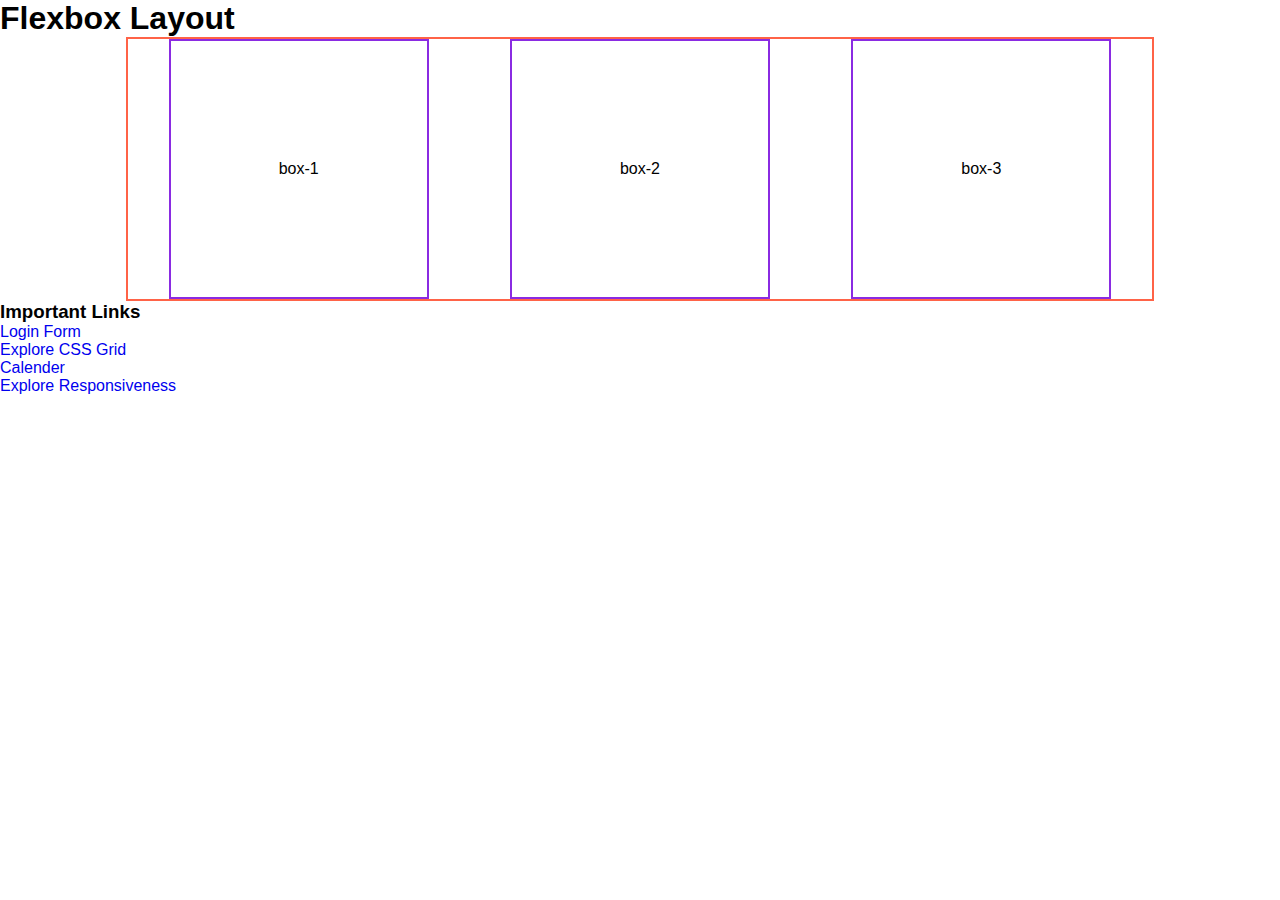
<file: index.html>
<!DOCTYPE html>
<html lang="en">
<head>
    <meta charset="UTF-8">
    <meta name="viewport" content="width=device-width, initial-scale=1.0">
    <title>Explore Flexbox</title>

    <link rel="stylesheet" href="styles/explore.css">
</head>
<body>
    <h1>Flexbox Layout</h1>
    <div class="container">
        <!-- .box{box-$}*3 -->
        <div class="box">box-1</div>
        <div class="box">box-2</div>
        <div class="box">box-3</div>
    </div>
    <h3 class="links">Important Links</h3>
    <p class="links">
        <ul>
            <li><a href="loginForm.html">Login Form</a></li>
            <li><a href="exploreGrid.html">Explore CSS Grid</a></li>
            <li><a href="calender.html">Calender</a></li>
            <li><a href="exploreResponsiveness.html">Explore Responsiveness</a></li>
        </ul>
    </p>
</body>
</html>
</file>
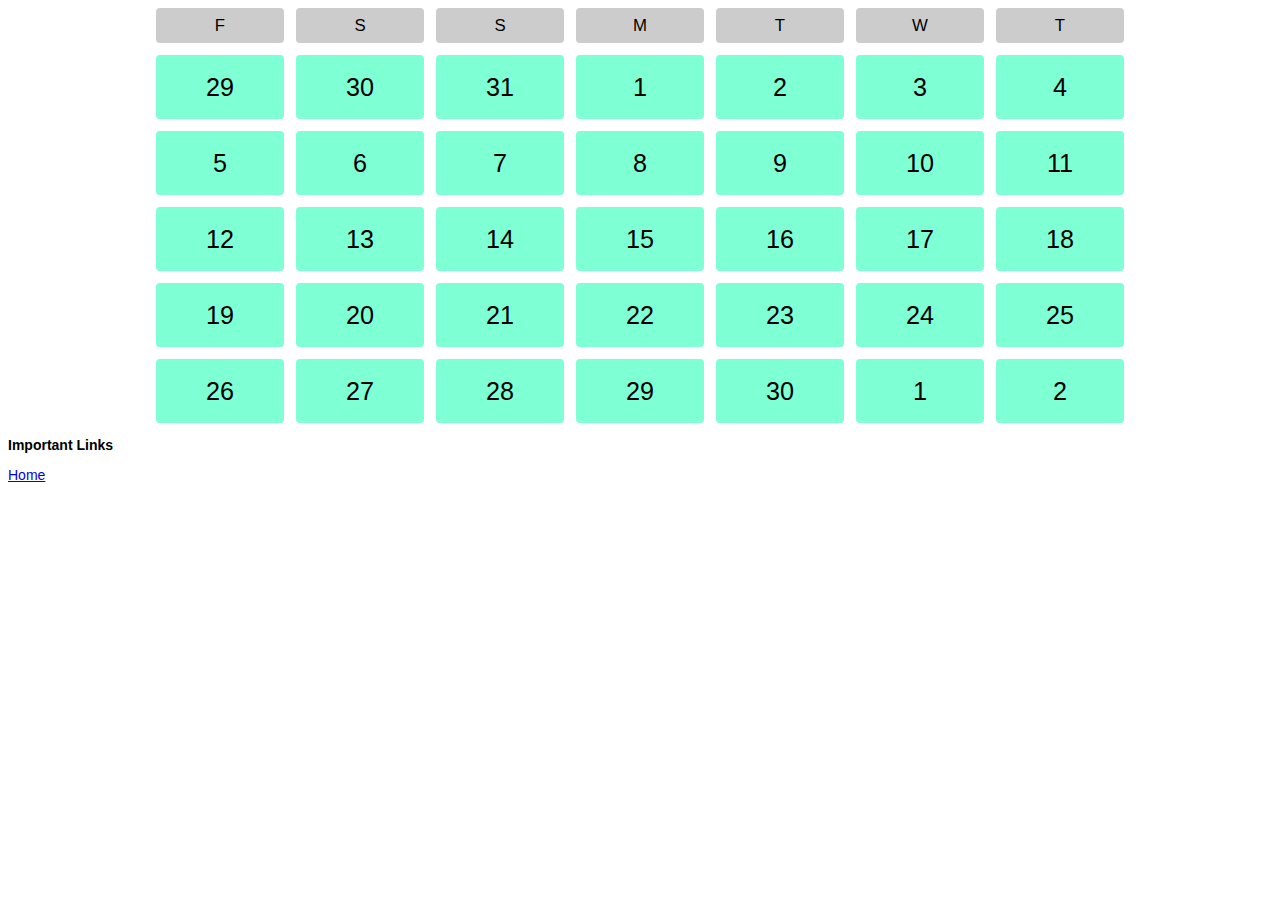
<file: calender.html>
<!DOCTYPE html>
<html lang="en">
<head>
    <meta charset="UTF-8">
    <meta name="viewport" content="width=device-width, initial-scale=1.0">
    <title>Calender</title>

    <link rel="stylesheet" href="styles/calenderstyles.css">
</head>
<body>
    <div class="dateContainer">
        <div class="day">F</div>
        <div class="day">S</div>
        <div class="day">S</div>
        <div class="day">M</div>
        <div class="day">T</div>
        <div class="day">W</div>
        <div class="day">T</div>
        <div class="date">29</div>
        <div class="date">30</div>
        <div class="date">31</div>
        <div class="date">1</div>
        <div class="date">2</div>
        <div class="date">3</div>
        <div class="date">4</div>
        <div class="date">5</div>
        <div class="date">6</div>
        <div class="date">7</div>
        <div class="date">8</div>
        <div class="date">9</div>
        <div class="date">10</div>
        <div class="date">11</div>
        <div class="date">12</div>
        <div class="date">13</div>
        <div class="date">14</div>
        <div class="date">15</div>
        <div class="date">16</div>
        <div class="date">17</div>
        <div class="date">18</div>
        <div class="date">19</div>
        <div class="date">20</div>
        <div class="date">21</div>
        <div class="date">22</div>
        <div class="date">23</div>
        <div class="date">24</div>
        <div class="date">25</div>
        <div class="date">26</div>
        <div class="date">27</div>
        <div class="date">28</div>
        <div class="date">29</div>
        <div class="date">30</div>
        <div class="date">1</div>
        <div class="date">2</div>
    </div>

    <footer>
        <div class="importantlLinks">
            <h3>Important Links</h3>
            <a href="index.html">Home</a>
        </div>
    </footer>
</body>
</html>
</file>
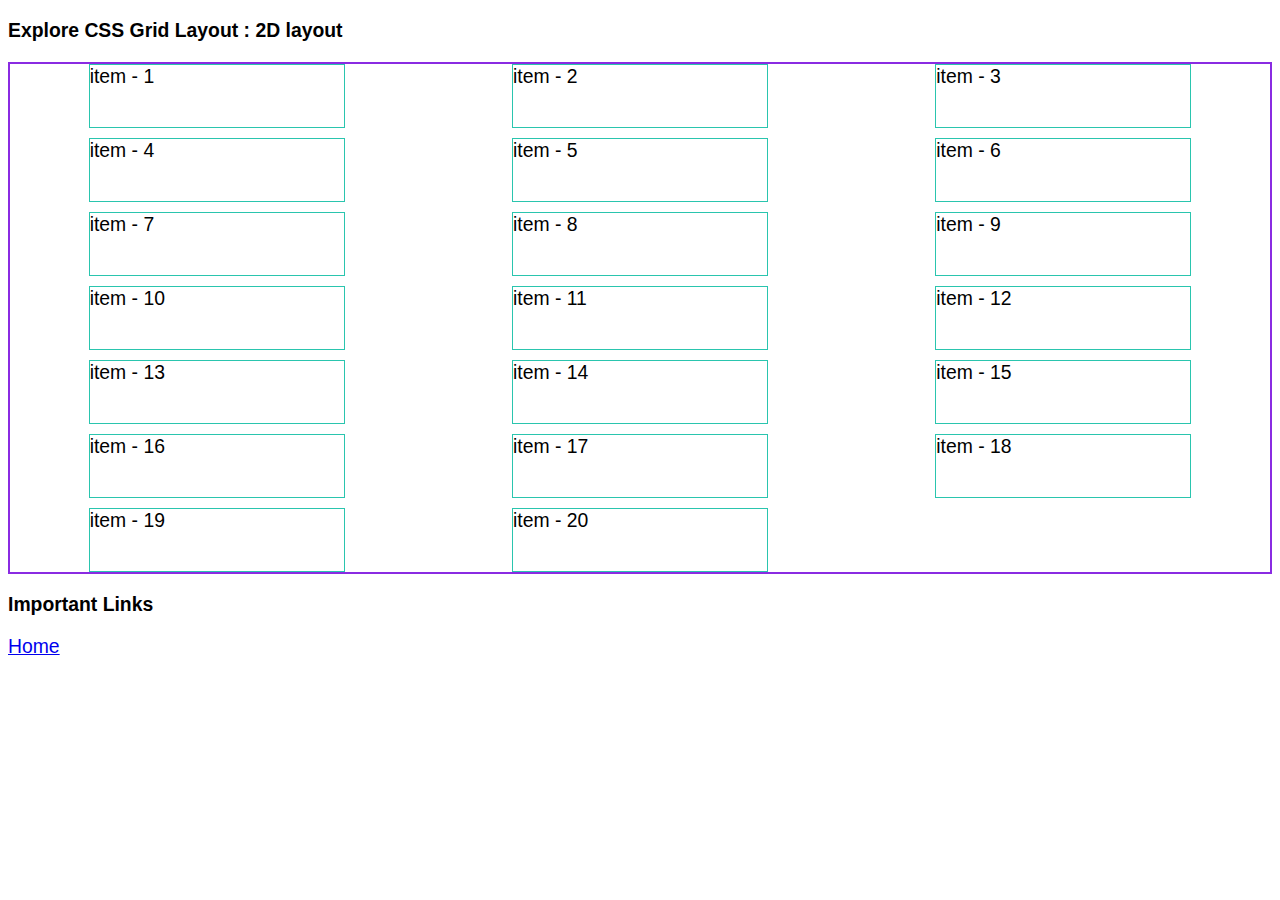
<file: exploreGrid.html>
<!DOCTYPE html>
<html lang="en">
<head>
    <meta charset="UTF-8">
    <meta name="viewport" content="width=device-width, initial-scale=1.0">
    <title>Explore CSS Grid</title>

    <link rel="stylesheet" href="styles/gridStyles.css">
</head>
<body>
    <h3>Explore CSS Grid Layout : 2D layout</h3>
    <div class="itemContainer">
        <div class="item">item - 1</div>
        <div class="item">item - 2</div>
        <div class="item">item - 3</div>
        <div class="item">item - 4</div>
        <div class="item">item - 5</div>
        <div class="item">item - 6</div>
        <div class="item">item - 7</div>
        <div class="item">item - 8</div>
        <div class="item">item - 9</div>
        <div class="item">item - 10</div>
        <div class="item">item - 11</div>
        <div class="item">item - 12</div>
        <div class="item">item - 13</div>
        <div class="item">item - 14</div>
        <div class="item">item - 15</div>
        <div class="item">item - 16</div>
        <div class="item">item - 17</div>
        <div class="item">item - 18</div>
        <div class="item">item - 19</div>
        <div class="item">item - 20</div>
    </div>

    <footer>
        <div class="importantlLinks">
            <h3>Important Links</h3>
            <a href="index.html">Home</a>
        </div>
    </footer>
</body>
</html>
</file>
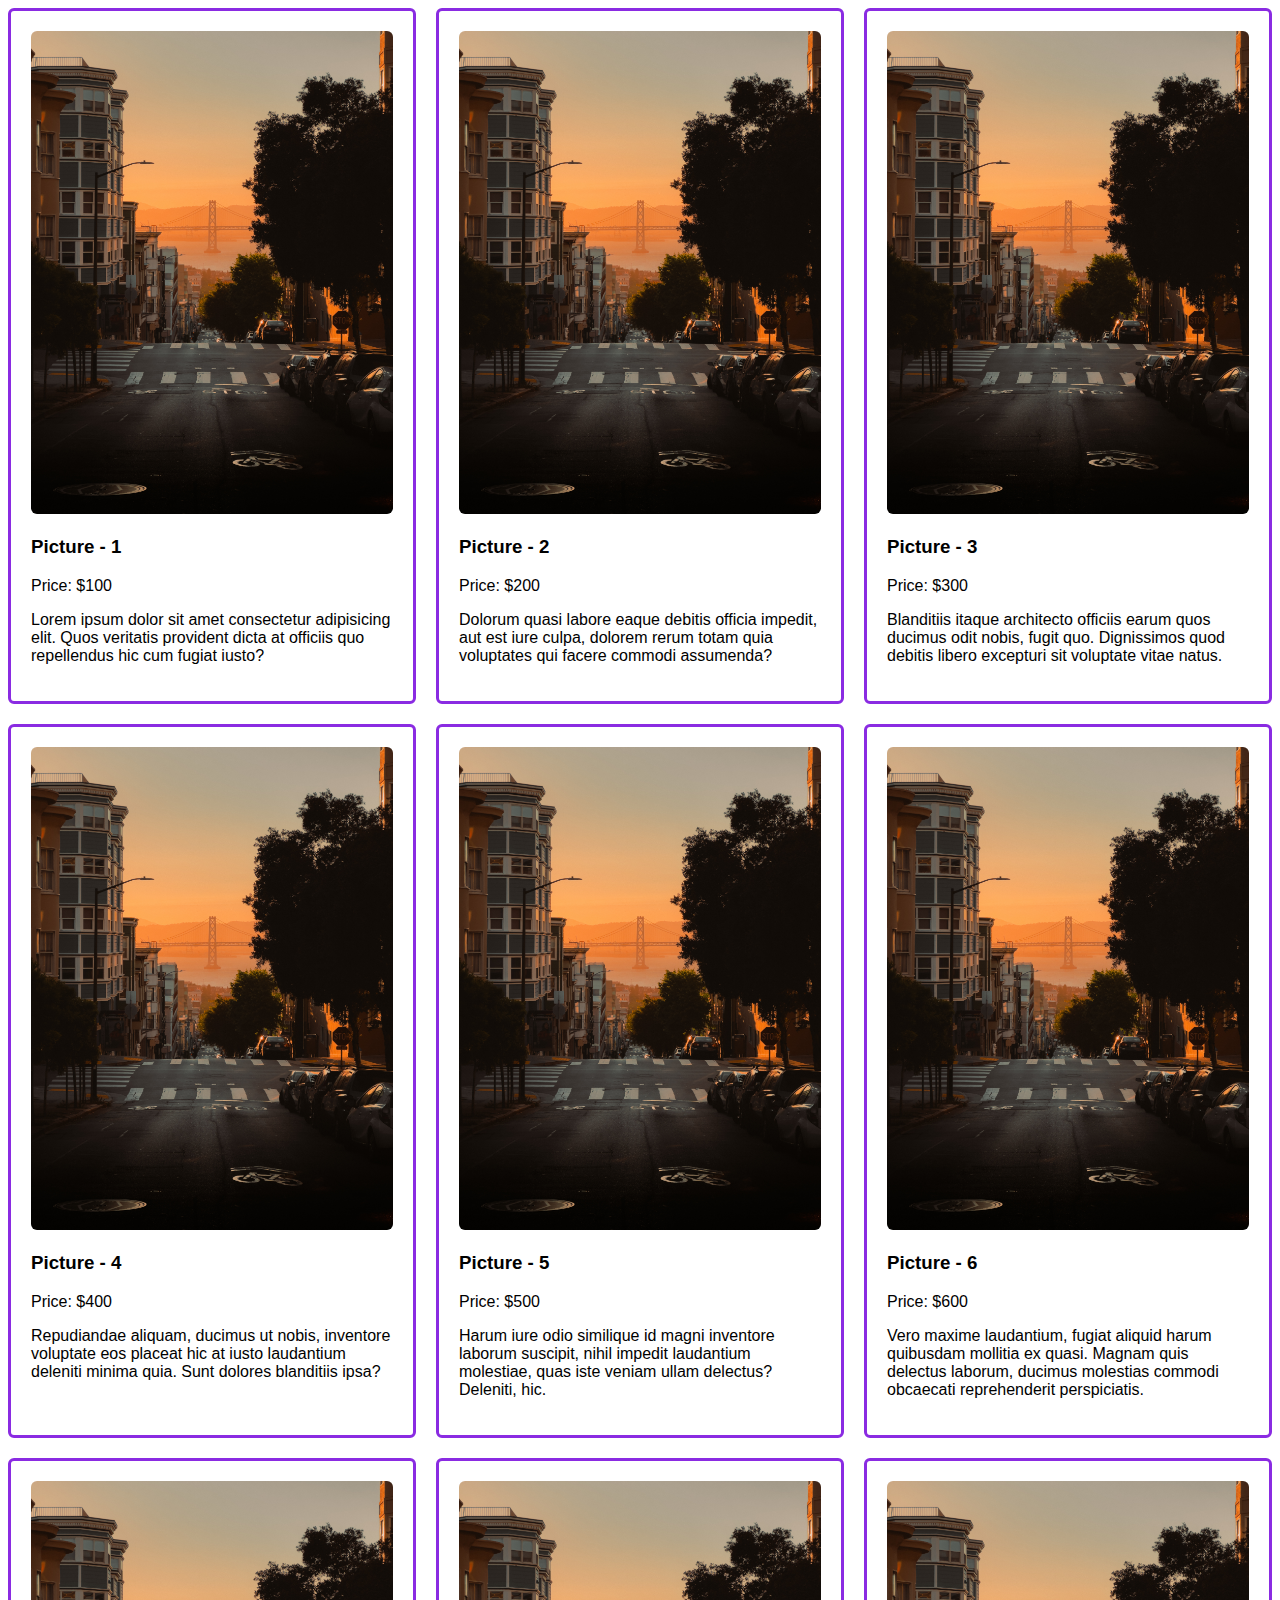
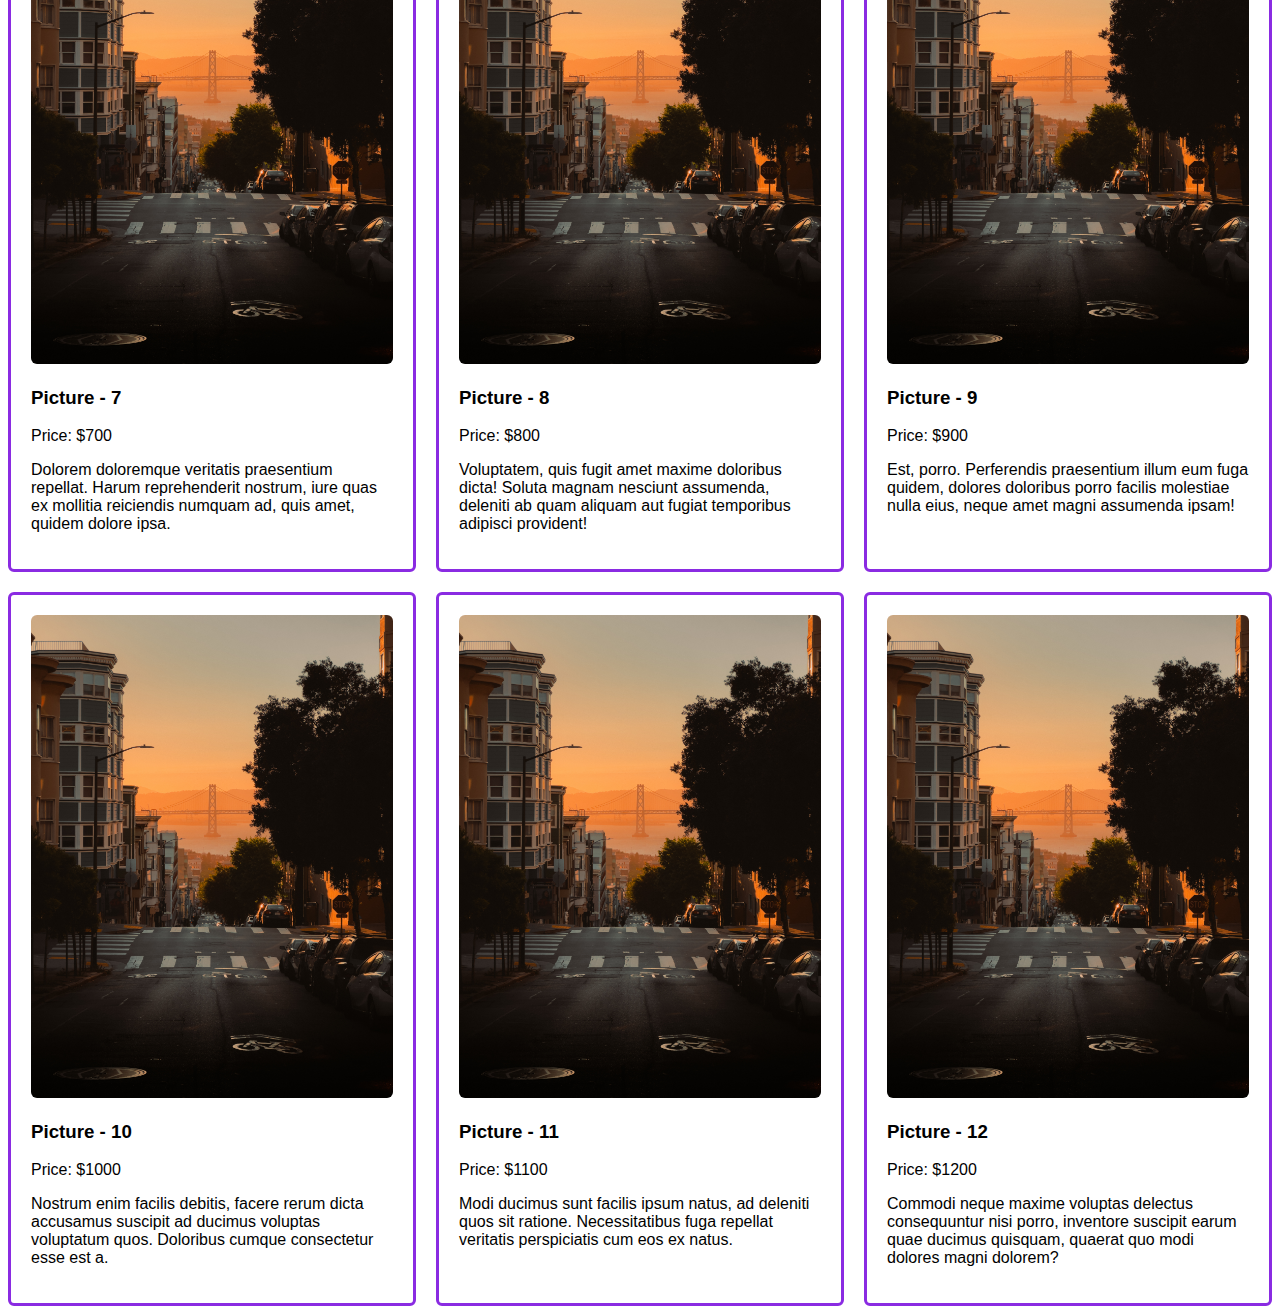
<file: exploreResponsiveness.html>
<!DOCTYPE html>
<html lang="en">
<head>
    <meta charset="UTF-8">
    <meta name="viewport" content="width=device-width, initial-scale=1.0">
    <title>Explore Responsiveness</title>

    <link rel="stylesheet" href="styles/exploreResponsivenessStyles.css">
</head>
<body>
    <!-- .roadContainer>.road*12>img[src="images/road1.jpg"]+h3{Picture - $}+p{Price: \$$00}+p>lorem20 -->
    <div class="roadContainer">
        <div class="road">
            <img src="images/road1.jpg" alt="">
            <h3>Picture - 1</h3>
            <p>Price: $100</p>
            <p>Lorem ipsum dolor sit amet consectetur adipisicing elit. Quos veritatis provident dicta at officiis quo repellendus hic cum fugiat iusto?</p>
        </div>
        <div class="road">
            <img src="images/road1.jpg" alt="">
            <h3>Picture - 2</h3>
            <p>Price: $200</p>
            <p>Dolorum quasi labore eaque debitis officia impedit, aut est iure culpa, dolorem rerum totam quia voluptates qui facere commodi assumenda?</p>
        </div>
        <div class="road">
            <img src="images/road1.jpg" alt="">
            <h3>Picture - 3</h3>
            <p>Price: $300</p>
            <p>Blanditiis itaque architecto officiis earum quos ducimus odit nobis, fugit quo. Dignissimos quod debitis libero excepturi sit voluptate vitae natus.</p>
        </div>
        <div class="road">
            <img src="images/road1.jpg" alt="">
            <h3>Picture - 4</h3>
            <p>Price: $400</p>
            <p>Repudiandae aliquam, ducimus ut nobis, inventore voluptate eos placeat hic at iusto laudantium deleniti minima quia. Sunt dolores blanditiis ipsa?</p>
        </div>
        <div class="road">
            <img src="images/road1.jpg" alt="">
            <h3>Picture - 5</h3>
            <p>Price: $500</p>
            <p>Harum iure odio similique id magni inventore laborum suscipit, nihil impedit laudantium molestiae, quas iste veniam ullam delectus? Deleniti, hic.</p>
        </div>
        <div class="road">
            <img src="images/road1.jpg" alt="">
            <h3>Picture - 6</h3>
            <p>Price: $600</p>
            <p>Vero maxime laudantium, fugiat aliquid harum quibusdam mollitia ex quasi. Magnam quis delectus laborum, ducimus molestias commodi obcaecati reprehenderit perspiciatis.</p>
        </div>
        <div class="road">
            <img src="images/road1.jpg" alt="">
            <h3>Picture - 7</h3>
            <p>Price: $700</p>
            <p>Dolorem doloremque veritatis praesentium repellat. Harum reprehenderit nostrum, iure quas ex mollitia reiciendis numquam ad, quis amet, quidem dolore ipsa.</p>
        </div>
        <div class="road">
            <img src="images/road1.jpg" alt="">
            <h3>Picture - 8</h3>
            <p>Price: $800</p>
            <p>Voluptatem, quis fugit amet maxime doloribus dicta! Soluta magnam nesciunt assumenda, deleniti ab quam aliquam aut fugiat temporibus adipisci provident!</p>
        </div>
        <div class="road">
            <img src="images/road1.jpg" alt="">
            <h3>Picture - 9</h3>
            <p>Price: $900</p>
            <p>Est, porro. Perferendis praesentium illum eum fuga quidem, dolores doloribus porro facilis molestiae nulla eius, neque amet magni assumenda ipsam!</p>
        </div>
        <div class="road">
            <img src="images/road1.jpg" alt="">
            <h3>Picture - 10</h3>
            <p>Price: $1000</p>
            <p>Nostrum enim facilis debitis, facere rerum dicta accusamus suscipit ad ducimus voluptas voluptatum quos. Doloribus cumque consectetur esse est a.</p>
        </div>
        <div class="road">
            <img src="images/road1.jpg" alt="">
            <h3>Picture - 11</h3>
            <p>Price: $1100</p>
            <p>Modi ducimus sunt facilis ipsum natus, ad deleniti quos sit ratione. Necessitatibus fuga repellat veritatis perspiciatis cum eos ex natus.</p>
        </div>
        <div class="road">
            <img src="images/road1.jpg" alt="">
            <h3>Picture - 12</h3>
            <p>Price: $1200</p>
            <p>Commodi neque maxime voluptas delectus consequuntur nisi porro, inventore suscipit earum quae ducimus quisquam, quaerat quo modi dolores magni dolorem?</p>
        </div>
    </div>
</body>
</html>
</file>
<file: styles/explore.css>
* {
    margin: 0;
    padding: 0;
    text-decoration: none;
    list-style: none;
    font-family: sans-serif;
}

.container {
    margin-left: auto;
    margin-right: auto;
    border: 2px solid tomato;
    width: 80vw;
    /* height: 80vw; */
    display: flex;  /*inline block*/
    justify-content: space-around;  /* flex direction axis */
    /* align-items: center;    other axis */
    /* flex-direction: column; */
}

.box {
    border: 2px solid blueviolet;
    width: 20vw;
    height: 20vw;

    display: flex;
    justify-content: center;
    align-items: center;
}
</file>
<file: styles/calenderstyles.css>
* {
    font-family: sans-serif;
    font-size: 14px;
}

.dateContainer {
    display: grid;
    grid-template-columns: repeat(7, 10vw);
    grid-template-rows: 2.5em repeat(5, 5vw);
    justify-content: center;
    /* row-gap: 12px; */
    /* column-gap: 12px; */
    gap: 12px;
}

.dateContainer > .date, .day {
    border-radius: 4px;
    display: flex;
    justify-content: center;
    align-items: center
}

.date {
    background-color: aquamarine;
    font-size: 1.8em;
    /* height: 5vw; */
}

.day {
    background-color: #ccc;
    font-size: 1.2em;
    text-align: center;
}
</file>
<file: styles/gridStyles.css>
* {
    font-family: sans-serif;
    font-size: 1.1rem;
    /* text-decoration: none; */
}

.itemContainer {
    border: 2.5px solid blueviolet;

    /* Explore Grid */
    display: grid;
    /* grid-template-columns: 200px 200px 200px 200px; */
    /* grid-template-columns: repeat(2, 30vw); */
    /* grid-template-columns: repeat(2, 1fr) 20vw; */
    /* grid-template-columns: 20vw auto 20vw; */
    grid-template-columns: repeat(3, 20vw);
    justify-content: space-around;
    grid-template-rows: repeat(7, 5vw);
    grid-gap: 10px;
}

.itemContainer > .item {
    border: 1.5px solid #2ac5ae;
}
</file>
<file: styles/exploreResponsivenessStyles.css>
* {
    font-family: sans-serif;
}

.roadContainer {
    display: grid;
    grid-template-columns: repeat(3, 1fr);
    gap: 20px;
}

.road {
    border: 3px solid blueviolet;
    border-radius: 6px;

    padding: 20px;
}

.road > img {
    width: 100%;
    border-radius: 6px;
}

/* simple media query */
@media screen and (min-width: 577px) and (max-width: 992px) {
    .roadContainer {
        grid-template-columns: repeat(2, 1fr);
    }
}

@media screen and (max-width: 576px) {
    .roadContainer {
        grid-template-columns: repeat(1, 1fr);
    }
}
</file>
